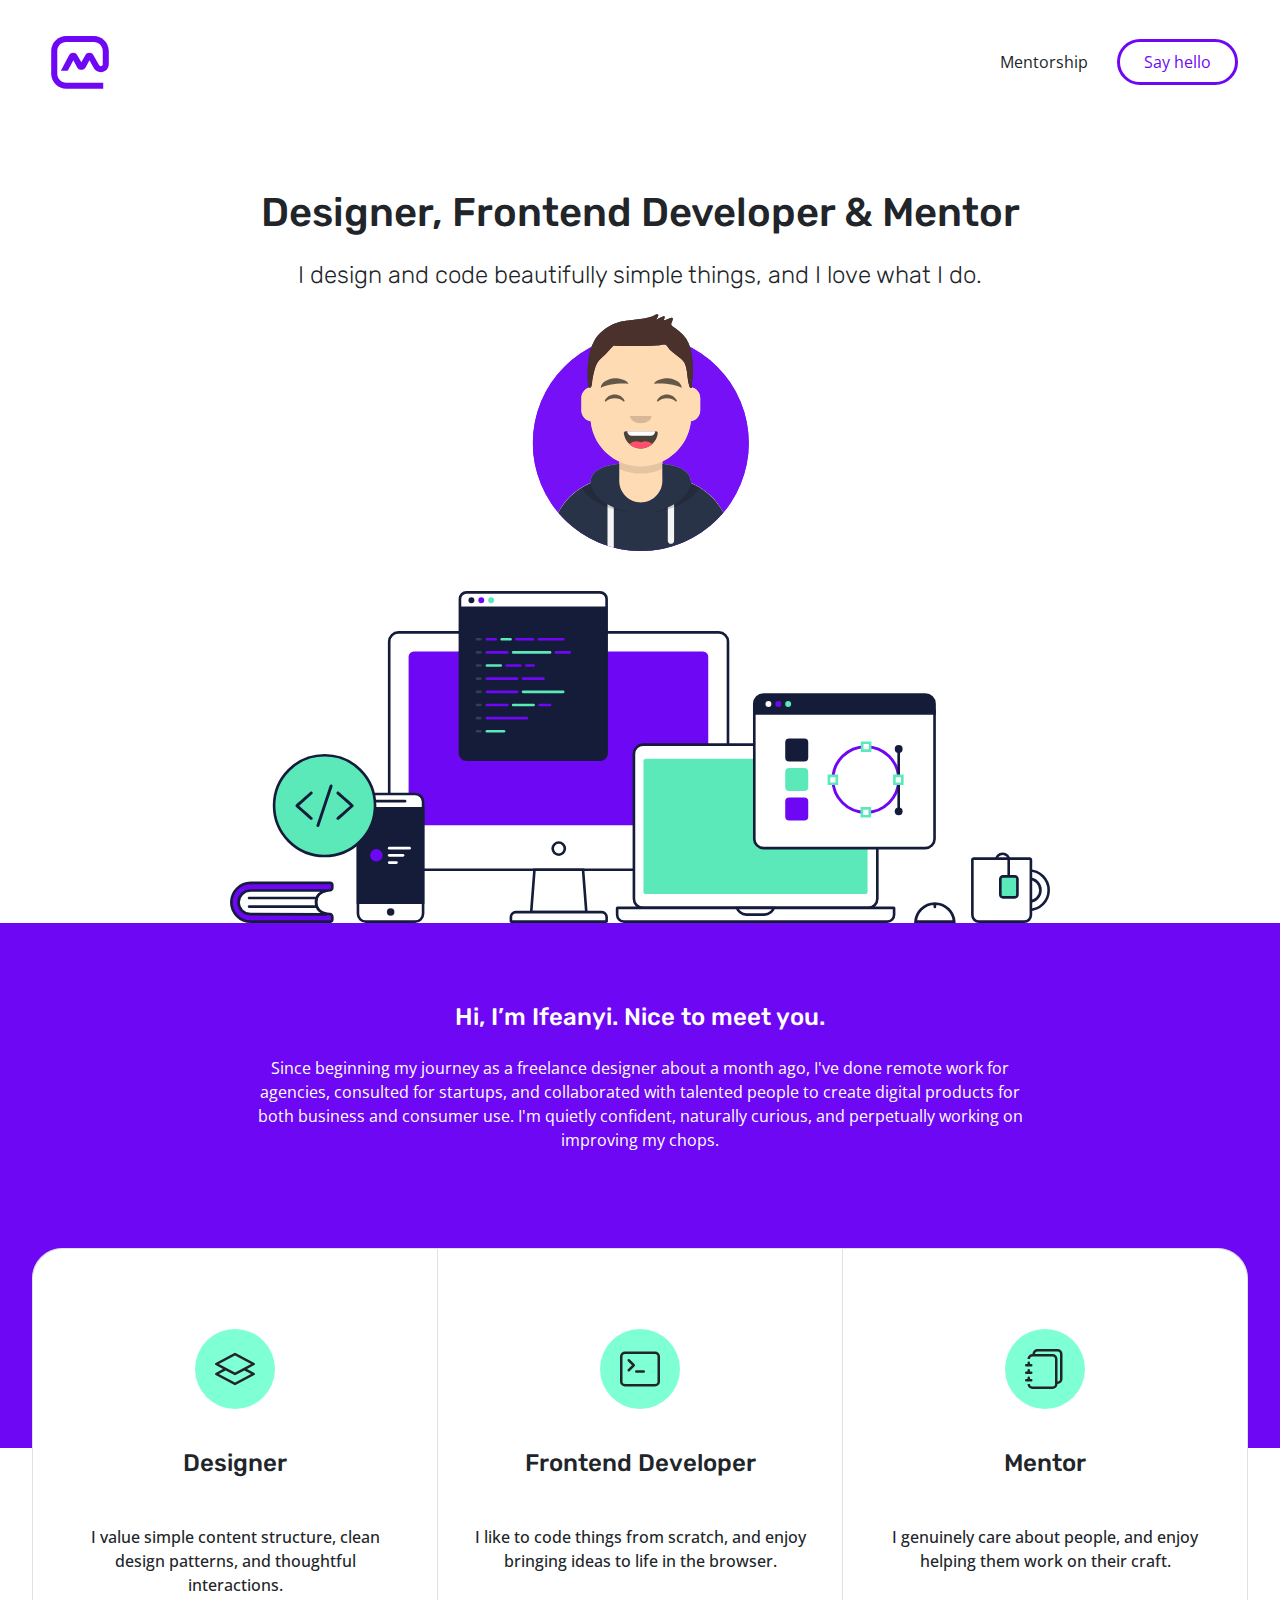
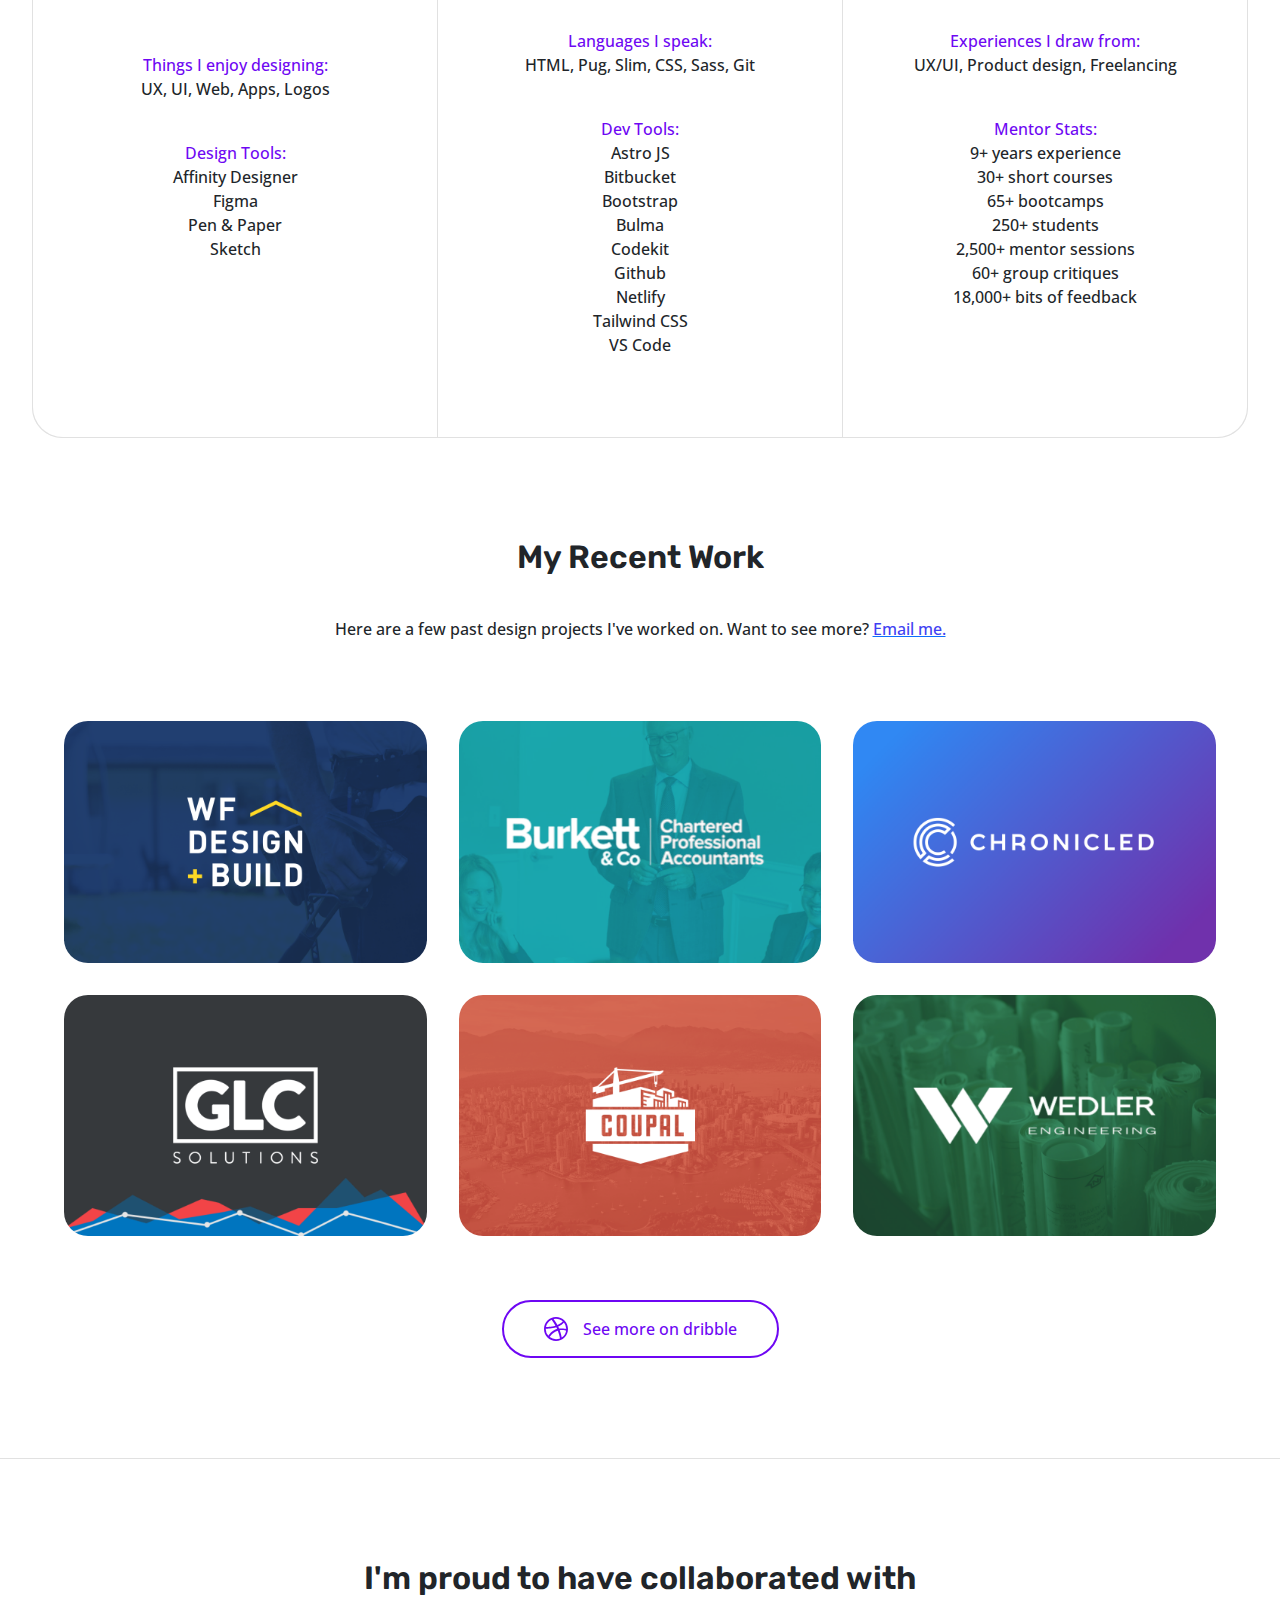
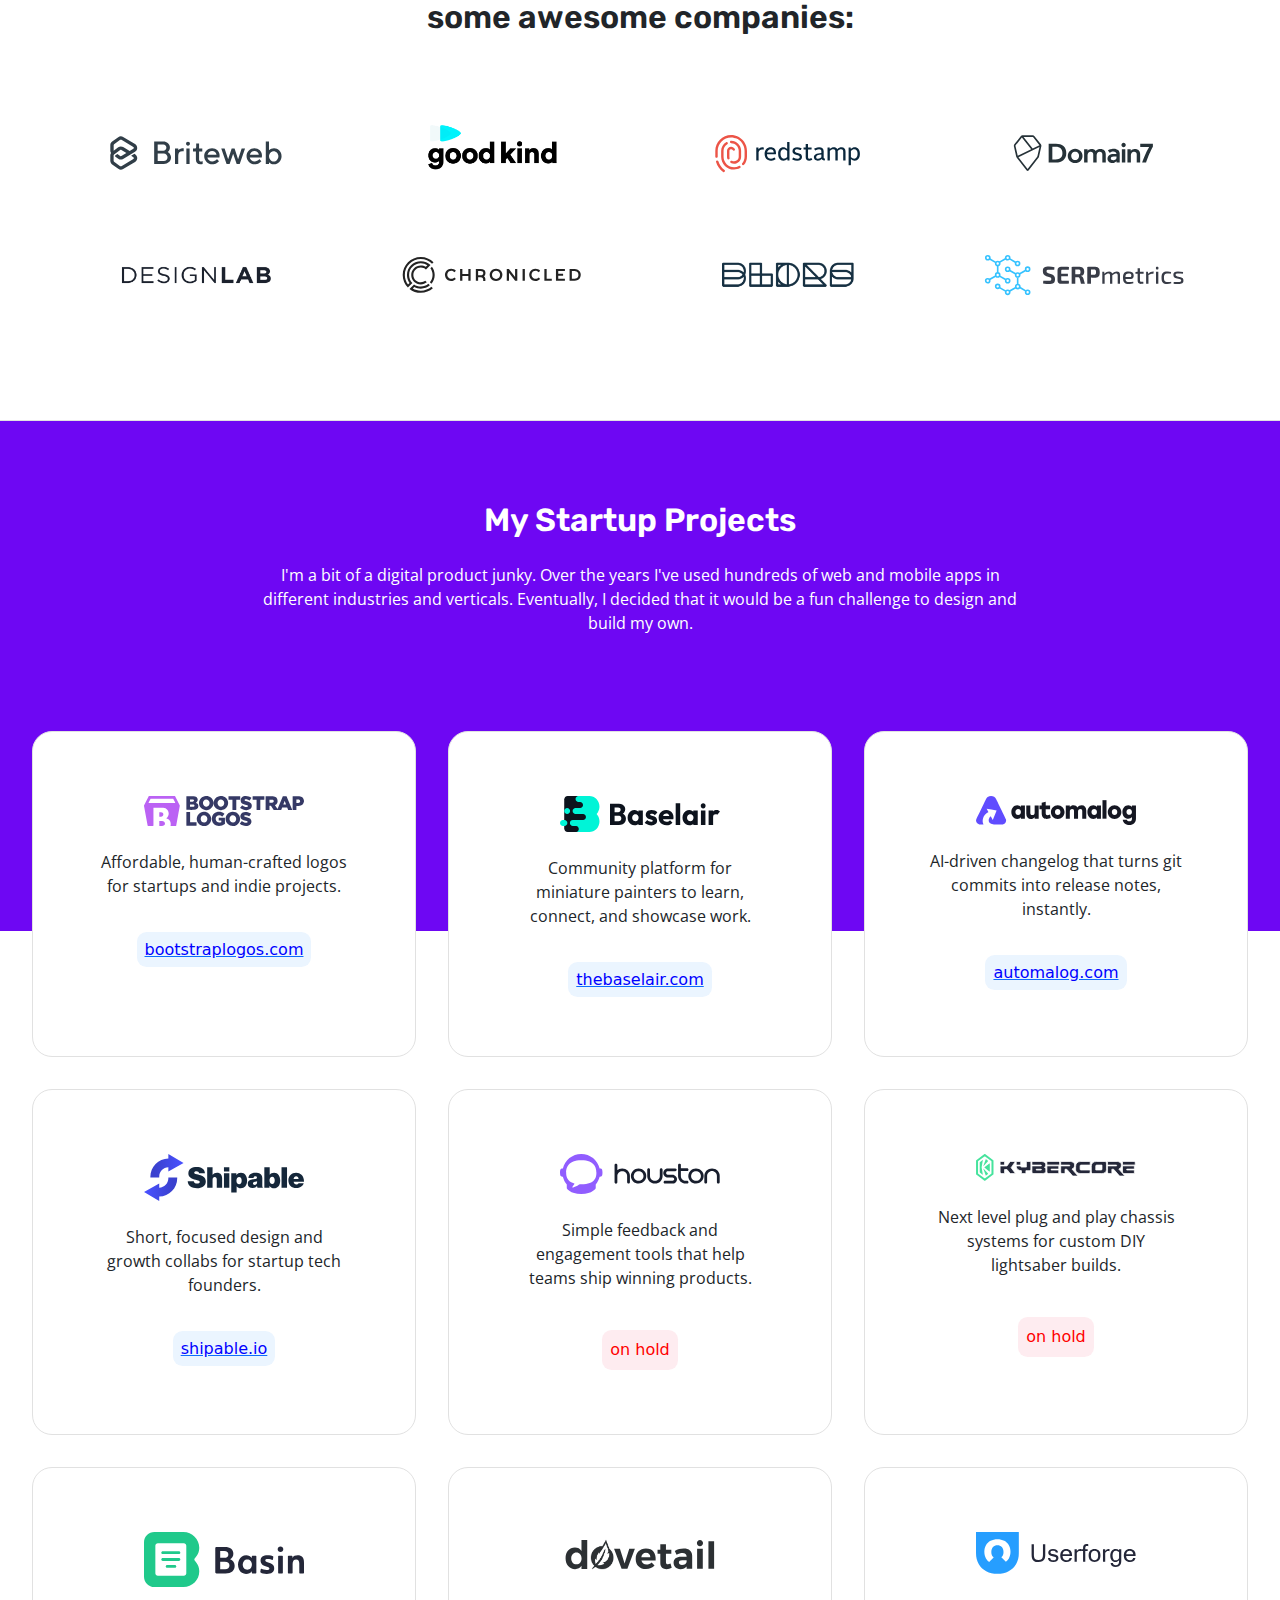
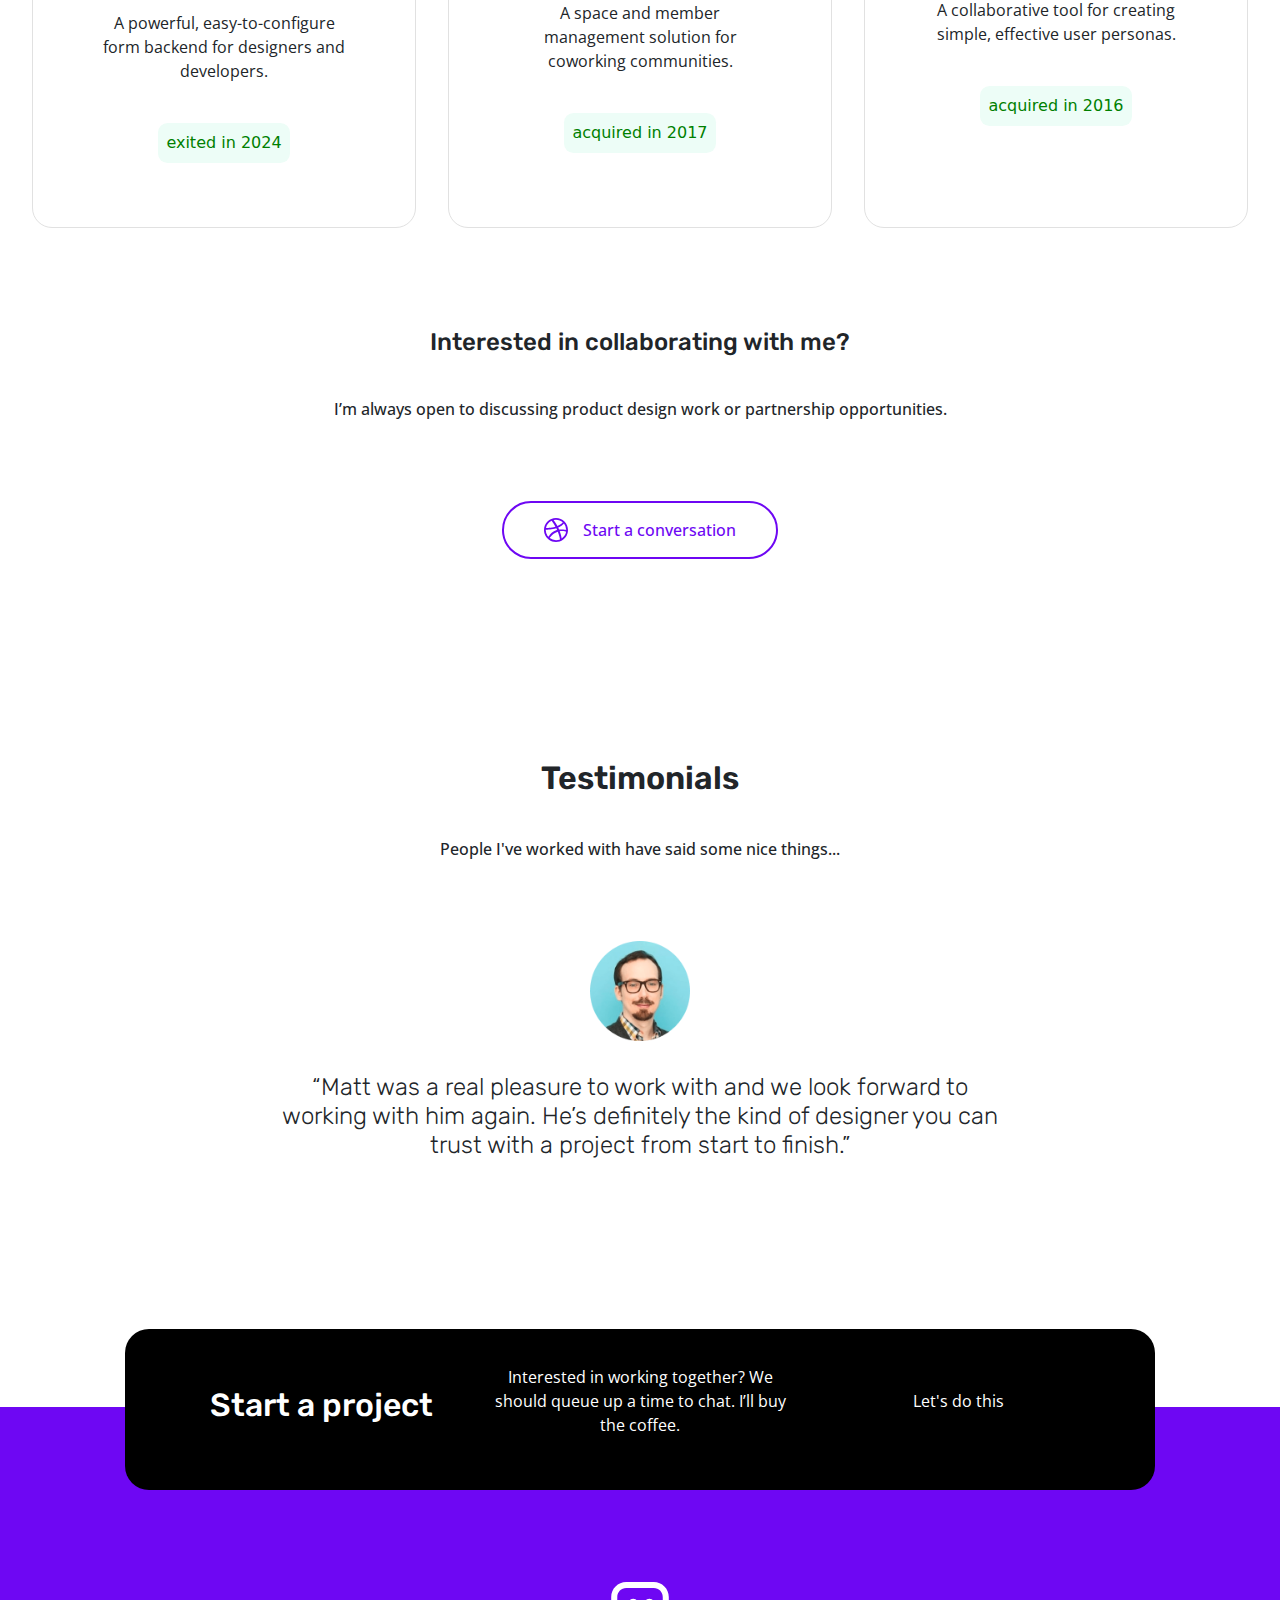
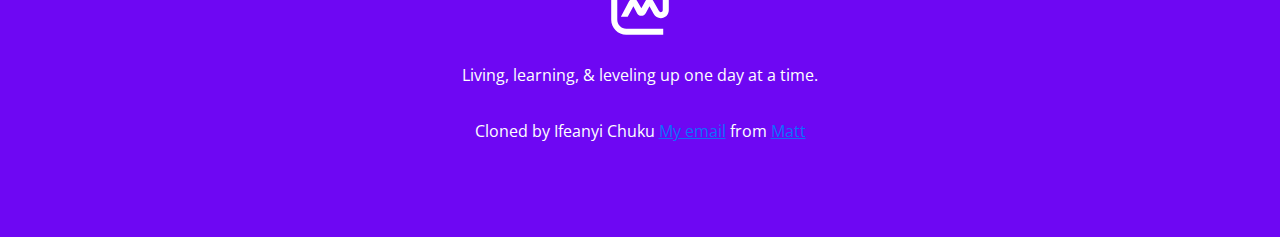
<file: index.html>
<!DOCTYPE html>
<html lang="en">

    <head>
    <meta charset="UTF-8">
    <meta name="viewport" content="width=device-width, initial-scale=1.0">
    <title>Portfolio Project</title>
    <link rel="stylesheet" href="./style.css">
    <link rel="preconnect" href="https://fonts.googleapis.com">
    <link rel="preconnect" href="https://fonts.gstatic.com" crossorigin>
    <link href="https://fonts.googleapis.com/css2?family=Open+Sans:ital,wght@0,300..800;1,300..800&family=Roboto:ital,wght@0,100;0,300;0,400;0,500;0,700;0,900;1,100;1,300;1,400;1,500;1,700;1,900&family=Rubik:ital,wght@0,300..900;1,300..900&display=swap" rel="stylesheet">
    <link href="https://cdn.jsdelivr.net/npm/bootstrap@5.3.3/dist/css/bootstrap.min.css" rel="stylesheet" integrity="sha384-QWTKZyjpPEjISv5WaRU9OFeRpok6YctnYmDr5pNlyT2bRjXh0JMhjY6hW+ALEwIH" crossorigin="anonymous">
    <style>
        * {
            padding: 0;
            margin: 0;
        }

        body {
            height: 100%;
        }

    </style>
    </head>

    <body>
        <div class="intro">
            <div class="header-container">
                <div class="header">
                    <svg viewBox="0 0 640 512" class="logo"><path fill="currentColor" d="M458.566 321.7c-19.552 0-37.558-10.598-46.947-27.745l-28.553-52.116-24.007 44.217c-12.003 23.505-45.69 26.588-57.886 3.179l-25.168-48.263-37.945 69.938-45.495.289 54.4-102.691c11.52-21.771 42.592-22.157 54.789-.77l27.104 47.78 26.33-47.684c11.807-21.386 42.783-21.483 54.591-.097l36.883 66.277c6.679 12.042 24.973 7.322 24.973-6.358l.096-88.144c0-32.753-26.813-59.437-59.725-59.437h-183.82c-32.911 0-59.724 26.684-59.724 59.437v152.782c0 32.756 26.813 59.44 59.725 59.44h246.642V432H228.187C172.915 432 128 387.302 128 332.294v-152.59C128 124.602 172.818 80 228.187 80h183.627C467.181 80 512 124.602 512 179.704v88.82c0 29.38-23.91 53.175-53.434 53.175z"></path></svg>
                    <div class="header-hello">
                        <p>Mentorship</p>
                        <p class="hello">Say hello</p>
                    </div>
                </div>
            </div>

            <div class="description-container">
                <div class="description">
                    <h1>Designer, Frontend Developer & Mentor</h1>
                    <h2>I design and code beautifully simple things, and I love what I do.</h2>
                    <img class="profile.pic" id="pp" src="./assets/mf-avatar.svg">
                    <img src="./assets/computer-devices.svg" style="width: 80%; padding-top: 24px;">
                </div>
            </div>

        </div>

        <div class="c-v">

            <div>
        
                <div class="name">
                    <div class="name-1">
                        <h2>Hi, I’m Ifeanyi. Nice to meet you.</h2>
                        <p>Since beginning my journey as a freelance designer about a month ago, I've done remote work for agencies, consulted for startups, and collaborated with talented people to create digital products for both business and consumer use. I'm quietly confident, naturally curious, and perpetually working on improving my chops.</p>
                    </div>
                </div>

                <div class="c-v-1">
                    <div class="works-background">
                        <div class="purple-top">

                        </div>
                        <div class="white-bottom">

                        </div>
                    </div>

                    <div class="works-container">
                        <div class="works">
                            <div class="works-designer">
                                <div class="icon-works">
                                    <svg xmlns="http://www.w3.org/2000/svg" fill="currentColor" class="bi bi-layers" viewBox="0 0 16 16">
                                        <path d="M8.235 1.559a.5.5 0 0 0-.47 0l-7.5 4a.5.5 0 0 0 0 .882L3.188 8 .264 9.559a.5.5 0 0 0 0 .882l7.5 4a.5.5 0 0 0 .47 0l7.5-4a.5.5 0 0 0 0-.882L12.813 8l2.922-1.559a.5.5 0 0 0 0-.882zm3.515 7.008L14.438 10 8 13.433 1.562 10 4.25 8.567l3.515 1.874a.5.5 0 0 0 .47 0zM8 9.433 1.562 6 8 2.567 14.438 6z"/>
                                      </svg>
                                </div>
                                <h2>Designer</h2>
                                <p>I value simple content structure, clean design patterns, and thoughtful interactions.</p>
                                <ul class="no-bullets"><span style="color: #6E07F3;">Things I enjoy designing:</span>
                                    <li>UX, UI, Web, Apps, Logos</li>
                                </ul>
                                <ul class="no-bullets"><span style="color: #6E07F3;">Design Tools:</span>
                                    <li>Affinity Designer</li>
                                    <li>Figma</li>
                                    <li>Pen & Paper</li>
                                    <li>Sketch</li>
                                </ul>

                            </div>
                            <div class="works-developer">
                                <div class="icon-works">
                                    <svg xmlns="http://www.w3.org/2000/svg" fill="currentColor" class="bi bi-terminal" viewBox="0 0 16 16">
                                        <path d="M6 9a.5.5 0 0 1 .5-.5h3a.5.5 0 0 1 0 1h-3A.5.5 0 0 1 6 9M3.854 4.146a.5.5 0 1 0-.708.708L4.793 6.5 3.146 8.146a.5.5 0 1 0 .708.708l2-2a.5.5 0 0 0 0-.708z"/>
                                        <path d="M2 1a2 2 0 0 0-2 2v10a2 2 0 0 0 2 2h12a2 2 0 0 0 2-2V3a2 2 0 0 0-2-2zm12 1a1 1 0 0 1 1 1v10a1 1 0 0 1-1 1H2a1 1 0 0 1-1-1V3a1 1 0 0 1 1-1z"/>
                                      </svg>
                                </div>
                                <h2>Frontend Developer</h2>
                                <p>I like to code things from scratch, and enjoy bringing ideas to life in the browser.</p>
                                <ul class="no-bullets"><span style="color: #6E07F3;">Languages I speak:</span> 
                                    <li>HTML, Pug, Slim, CSS, Sass, Git</li>
                                </ul>
                                <ul class="no-bullets"><span style="color: #6E07F3;">Dev Tools:</span> 
                                    <li>Astro JS</li>
                                    <li>Bitbucket</li>
                                    <li>Bootstrap</li>
                                    <li>Bulma</li>
                                    <li>Codekit</li>
                                    <li>Github</li>
                                    <li>Netlify</li>
                                    <li>Tailwind CSS</li>
                                    <li>VS Code</li>
                                </ul>
                            </div>
                            <div class="works-mentor">
                                <div class="icon-works">
                                    <svg xmlns="http://www.w3.org/2000/svg" fill="currentColor" class="bi bi-journals" viewBox="0 0 16 16">
                                        <path d="M5 0h8a2 2 0 0 1 2 2v10a2 2 0 0 1-2 2 2 2 0 0 1-2 2H3a2 2 0 0 1-2-2h1a1 1 0 0 0 1 1h8a1 1 0 0 0 1-1V4a1 1 0 0 0-1-1H3a1 1 0 0 0-1 1H1a2 2 0 0 1 2-2h8a2 2 0 0 1 2 2v9a1 1 0 0 0 1-1V2a1 1 0 0 0-1-1H5a1 1 0 0 0-1 1H3a2 2 0 0 1 2-2"/>
                                        <path d="M1 6v-.5a.5.5 0 0 1 1 0V6h.5a.5.5 0 0 1 0 1h-2a.5.5 0 0 1 0-1zm0 3v-.5a.5.5 0 0 1 1 0V9h.5a.5.5 0 0 1 0 1h-2a.5.5 0 0 1 0-1zm0 2.5v.5H.5a.5.5 0 0 0 0 1h2a.5.5 0 0 0 0-1H2v-.5a.5.5 0 0 0-1 0"/>
                                      </svg>
                                </div>
                                <h2>Mentor</h2>
                                <p>I genuinely care about people, and enjoy helping them work on their craft.</p>
                                <ul class="no-bullets"><span style="color: #6E07F3;">Experiences I draw from:</span> 
                                    <li>UX/UI, Product design, Freelancing</li>
                                </ul>
                                <ul class="no-bullets"><span style="color: #6E07F3;">Mentor Stats:</span> 
                                    <li>9+ years experience</li>
                                    <li>30+ short courses</li>
                                    <li>65+ bootcamps</li>
                                    <li>250+ students</li>
                                    <li>2,500+ mentor sessions</li>
                                    <li>60+ group critiques</li>
                                    <li>18,000+ bits of feedback</li>
                                </ul>
                            </div>
                        </div>
                    </div>
                </div>

            </div>

        </div>

        <div class="collarboration-container">
            <div class="collarboration-intro full">
                <h2 id="h2-head">My Recent Work</h2>
                <p>Here are a few past design projects I've worked on. Want to see more? <a href="mailto:ichuku235@gmail.com"><span style="color: rgb(64, 64, 242);">Email me.</span></a></p>
            </div>

            <div class="collarboration full">
                <img src="./assets/wfdesignbuild.png" alt="wf-design-logo">
                <img src="./assets/burkettandco.png" alt="burkett and co logo">
                <img src="./assets/chronicled.png" alt="chronicled logo">
                <img src="./assets/glcsolutions.png" alt="Glc solutions logo">
                <img src="./assets/coupal.png" alt="coupal logo">
                <img src="./assets/wedlerengineering.png" alt="wedlerengineering logo">
            </div>

            <div class="collarboration-button full">
                <svg xmlns="http://www.w3.org/2000/svg" width="1.5rem" style="margin-right: 15px;" fill="currentColor" class="bi bi-dribbble" viewBox="0 0 16 16">
                    <path fill-rule="evenodd" d="M8 0C3.584 0 0 3.584 0 8s3.584 8 8 8c4.408 0 8-3.584 8-8s-3.592-8-8-8m5.284 3.688a6.8 6.8 0 0 1 1.545 4.251c-.226-.043-2.482-.503-4.755-.217-.052-.112-.096-.234-.148-.355-.139-.33-.295-.668-.451-.99 2.516-1.023 3.662-2.498 3.81-2.69zM8 1.18c1.735 0 3.323.65 4.53 1.718-.122.174-1.155 1.553-3.584 2.464-1.12-2.056-2.36-3.74-2.551-4A7 7 0 0 1 8 1.18m-2.907.642A43 43 0 0 1 7.627 5.77c-3.193.85-6.013.833-6.317.833a6.87 6.87 0 0 1 3.783-4.78zM1.163 8.01V7.8c.295.01 3.61.053 7.02-.971.199.381.381.772.555 1.162l-.27.078c-3.522 1.137-5.396 4.243-5.553 4.504a6.82 6.82 0 0 1-1.752-4.564zM8 14.837a6.8 6.8 0 0 1-4.19-1.44c.12-.252 1.509-2.924 5.361-4.269.018-.009.026-.009.044-.017a28.3 28.3 0 0 1 1.457 5.18A6.7 6.7 0 0 1 8 14.837m3.81-1.171c-.07-.417-.435-2.412-1.328-4.868 2.143-.338 4.017.217 4.251.295a6.77 6.77 0 0 1-2.924 4.573z"/>
                  </svg>
                <p>See more on dribble</p>
            </div>

        </div>

        <div class="projects-cv-container" style="border-top: 1px rgb(225, 225, 225) solid;">
            <div class="projects-cv-intro full">
                <h2 id="h2-head">I'm proud to have collaborated with<br/> some awesome companies:</h2>
            </div>

            <div class="projects-cv full">
                <img src="./assets/briteweb.svg" alt=" briteweb logo">
                <img src="./assets/goodkind.svg" alt="good kind logo">
                <img src="./assets/redstamp.svg" alt="redstamp logo">
                <img src="./assets/domain7.svg" alt="domain7 logo">
                <img src="./assets/designlab.png" alt="designlab log">
                <img src="./assets/chronicled.svg" alt="chronicled logo">
                <img src="./assets/bldrs.png" alt="bldrs logo">
                <img src="./assets/serpmetrics.svg" alt="serpmetrics logo">
            </div>

        </div>

        <div class="startup-0" style="border-top: 1px rgb(225, 225, 225) solid;">
            <div>
        
                <div class="name">
                    <div class="name-1">
                        <h2 id="h2-head">My Startup Projects</h2>
                        <p>I'm a bit of a digital product junky. Over the years I've used hundreds of web and mobile apps in different industries and verticals. Eventually, I decided that it would be a fun challenge to design and build my own.</p>
                    </div>
                </div>

                <div class="startup-1">
                    <div class="startup-background">
                        <div class="purple-top">

                        </div>
                        <div class="white-bottom">

                        </div>
                    </div>

                    <div class="startup-container">
                        <div class="startup">
                            <div class="startup-bootstrap" >
                                <img src="./assets/bootstraplogos.svg" alt="bootstrap logo">
                                <p>Affordable, human-crafted logos for startups and indie projects.</p>
                                <a href="https://bootstraplogos.com"><span class="span-blue">bootstraplogos.com</span> </a>

                            </div>
                            <div class="startup-baselair">
                                <img src="./assets/baselair.svg" alt="baselair logo">
                                <p>Community platform for miniature painters to learn, connect, and showcase work.</p>
                                <a href="https://thebaselair.com"><span class="span-blue">thebaselair.com</span> </a>
                            </div>
                            
                            <div class="startup-automalog" >
                                <img src="./assets/automalog.svg" alt="automalog logo">
                                <p>AI-driven changelog that turns git commits into release notes, instantly.</p>
                                <a href="https://automalog.com/"><span class="span-blue">automalog.com</span> </a>

                            </div>

                            <div class="startup-shippable" >
                                <img src="./assets/shipable.svg" alt="shipable logo">
                                <p>Short, focused design and growth collabs for startup tech founders.</p>
                                <a href="https://shipable.io/"><span class="span-blue">shipable.io</span> </a>

                            </div>

                            <div class="startup-houston" >
                                <img src="./assets/houston.svg" alt="houston logo">
                                <p>Simple feedback and engagement tools that help teams ship winning products.</p>
                                <span class="span-red">on hold</span>

                            </div>

                            <div class="startup-kybercore" >
                                <img src="./assets/kybercore.svg" alt="kybercore logo">
                                <p>Next level plug and play chassis systems for custom DIY lightsaber builds.</p>
                                <span class="span-red">on hold</span>

                            </div>

                            <div class="startup-basin" >
                                <img src="./assets/basin.svg" alt="basin logo">
                                <p>A powerful, easy-to-configure form backend for designers and developers.</p>
                                <span class="span-green">exited in 2024</span>

                            </div>

                            <div class="startup-dovetail" >
                                <img src="./assets/dovetail.svg" alt="dovetail logo">
                                <p>A space and member management solution for coworking communities.</p>
                                <span class="span-green">acquired in 2017</span>

                            </div>

                            <div class="startup-userforge" >
                                <img src="./assets/userforge.svg" alt="userforge logos">
                                <p>A collaborative tool for creating simple, effective user personas.</p>
                                <span class="span-green">acquired in 2016</span>

                            </div>
                        </div>
                    </div>
                </div>
                
                <div class="collarboration-container">
                    <div class="collarboration-intro full">
                        <h2>Interested in collaborating with me?</h2>
                        <p>I’m always open to discussing product design work or partnership opportunities.</p>
                    </div>
        
                    <div class="collarboration-button full">
                        <svg xmlns="http://www.w3.org/2000/svg" width="1.5rem" style="margin-right: 15px;" fill="currentColor" class="bi bi-dribbble" viewBox="0 0 16 16">
                            <path fill-rule="evenodd" d="M8 0C3.584 0 0 3.584 0 8s3.584 8 8 8c4.408 0 8-3.584 8-8s-3.592-8-8-8m5.284 3.688a6.8 6.8 0 0 1 1.545 4.251c-.226-.043-2.482-.503-4.755-.217-.052-.112-.096-.234-.148-.355-.139-.33-.295-.668-.451-.99 2.516-1.023 3.662-2.498 3.81-2.69zM8 1.18c1.735 0 3.323.65 4.53 1.718-.122.174-1.155 1.553-3.584 2.464-1.12-2.056-2.36-3.74-2.551-4A7 7 0 0 1 8 1.18m-2.907.642A43 43 0 0 1 7.627 5.77c-3.193.85-6.013.833-6.317.833a6.87 6.87 0 0 1 3.783-4.78zM1.163 8.01V7.8c.295.01 3.61.053 7.02-.971.199.381.381.772.555 1.162l-.27.078c-3.522 1.137-5.396 4.243-5.553 4.504a6.82 6.82 0 0 1-1.752-4.564zM8 14.837a6.8 6.8 0 0 1-4.19-1.44c.12-.252 1.509-2.924 5.361-4.269.018-.009.026-.009.044-.017a28.3 28.3 0 0 1 1.457 5.18A6.7 6.7 0 0 1 8 14.837m3.81-1.171c-.07-.417-.435-2.412-1.328-4.868 2.143-.338 4.017.217 4.251.295a6.77 6.77 0 0 1-2.924 4.573z"/>
                          </svg>
                        <p>Start a conversation</p>
                    </div>
        
                </div>
            </div>
        </div>

        <div>
            <div class="collarboration-container">
                <div class="collarboration-intro full">
                    <h2 id="h2-head">Testimonials</h2>
                    <p >People I've worked with have said some nice things...</p>
                </div>
                <img src="./assets/pascal.png" alt="pascal" style="width: 100px;">
                <h2 id="abt-matt" style="font-weight: lighter;">“Matt was a real pleasure to work with and we look forward to<br/> working with him again. He’s definitely the kind of designer you can<br/> trust with a project from start to finish.”</h2>
            </div>
        </div>

        <div class="footer-origin">

        
                <div class="footer-host">
                    <div class="footer-background">
                        <div class="footer-top">

                        </div>
                        <div class="footer-bottom">

                        </div>
                    </div>

                    <div class="footer-container">
                        <div class="footer">
                            <div class="footer-2">
                                <h2>Start a project</h2>
                                <p>Interested in working together? We should queue up a time to chat. I’ll buy the coffee.</p>
                                <p>Let's do this</p>
                            </div>
                                
                            <div class="footer-3">
                                <svg viewBox="0 0 640 512" style="width: 6rem; color: white"><path fill="currentColor" d="M458.566 321.7c-19.552 0-37.558-10.598-46.947-27.745l-28.553-52.116-24.007 44.217c-12.003 23.505-45.69 26.588-57.886 3.179l-25.168-48.263-37.945 69.938-45.495.289 54.4-102.691c11.52-21.771 42.592-22.157 54.789-.77l27.104 47.78 26.33-47.684c11.807-21.386 42.783-21.483 54.591-.097l36.883 66.277c6.679 12.042 24.973 7.322 24.973-6.358l.096-88.144c0-32.753-26.813-59.437-59.725-59.437h-183.82c-32.911 0-59.724 26.684-59.724 59.437v152.782c0 32.756 26.813 59.44 59.725 59.44h246.642V432H228.187C172.915 432 128 387.302 128 332.294v-152.59C128 124.602 172.818 80 228.187 80h183.627C467.181 80 512 124.602 512 179.704v88.82c0 29.38-23.91 53.175-53.434 53.175z"></path></svg>
                                <p>Living, learning, & leveling up one day at a time.</p>
                                <p>Cloned by Ifeanyi Chuku <a href="mailto:ichuku235@gmail.com">My email</a> from <a href="https://mattfarley.ca/">Matt</a></p>
                            </div>
                        </div>
                    </div>
                </div>

                

        </div>
            
      
    </body>
</html>
</file>
<file: style.css>
p, li, ul, ol {
    font-family: "Open Sans", sans-serif;
}

h2, h1 {
    font-family: "Rubik", sans-serif;
}

.no-bullets {
    list-style-type: none;
    padding: 0;
    margin: 0;
}
.intro {
    display: flex;
    flex-direction: column;
    gap: 4rem;
    justify-content: space-between;
    
}
.header-container, .description-container, .works-container, .startup-container{
    display: inline-flex;
    width: 100%;
    justify-content: center;
    text-align: center;
}

.header {
    display: flex; 
    justify-content: space-between;
    padding: 1.5rem 0px;
    width: 95%;
}

.header-hello {
    display: grid; 
    align-items: center;
    grid-template: auto / auto auto; 
    padding: 0px 10px;
    p {
        font-size: 1rem
    }

    * {
        margin: 0;
    }
}

.hello{
    border: 0.2rem #6E07F3 solid ;
    padding: 0.5rem 1.5rem;
    border-radius: 9999px;
    margin-left: 1.8rem; 
    justify-content: center;
    align-items: center;
    color: #6E07F3;
}

.logo {
    width: 6rem; 
    color: #6E07F3
}

.profile-pic {
    width: 15rem; 
    padding: 10px;
}


.description {
    width: 80%;
    display: flex;
    flex-direction: column;
    gap: 1rem;
    align-items: center;
    h1 {
        font-size: 2.5rem;
        text-align: center;
    }

    h2 {
        font-size: 1.5rem;
        font-weight: lighter;
        text-align: center;
    }
}

.name {
    padding: 5rem 0px;
    display: flex;
    height: fit-content;
    background-color: #6E07F3;
    justify-content: center;
    width: 100%;
    align-items: center;
}


.name-1 {
    width: 60%;
    text-align: center;
    h2 {
        font-size: 1.5rem;
        color: white;
        margin-bottom: 24px;
    }
    
    p {
        font-size: 1rem;
        color: white;
    }
}

.c-v-1, .startup-1 {
    display: grid;
    grid-template: auto / 1fr;
    grid-auto-rows: auto;

}

.works-background, .works-container, .startup-background, .startup-container{
    grid-area: 1 / 1 / 1 / 1;
}
.purple-top {
    background-color: #6E07F3;
    height: 200px;
}

.white-bottom {
    background-color: white;
    height: calc(100% - 200px);
}

.works {
    display: grid;
    grid-template: auto / 1fr 1fr 1fr;
    width: 95%;
    gap: 1px;
    background-color: rgb(225, 225, 225);
    text-align: center;
    border: 1px rgb(225, 225, 225) solid;
    border-radius: 30px;
}

.works-designer {
    border-radius: 30px 0px 0px 30px;
}

.works-mentor {
    border-radius: 0px 30px 30px 0px;
}

.works p, .works li, .works ul {
    font-size: 1rem;
    font-weight: 500;
}

.works h1 {
    font-weight: bolder;
}

.works h2 {
    font-size: 1.5rem;
}
.works>div {
    display: flex;
    flex-direction: column;
    gap: 40px;
    align-items: center;
    background-color: white;
    padding: 80px 35px;
}

.icon-works {
    padding:20px; 
    background-color: aquamarine; 
    width: 5rem; 
    border-radius: 50%;   
}

.collarboration-container, .projects-cv-container {
    padding: 100px 2rem;
    display: flex;
    flex-direction: column;
    align-items: center;
    text-align: center;
    justify-content: center;
    gap: 2rem;
    ;
    h2 {
        font-size: 1.5rem;
        padding-bottom: 2rem;
    }

    p {
        font-size: 1rem;
        font-weight: 500;
        padding-bottom: 2rem;
    }
}

.collarboration {
    margin: 0% 2rem;
    display: grid;
    grid-template: repeat(3, auto) / repeat(3, 1fr);
    gap: 2rem;
    img {
        width: 100%;
        border-radius: 1.5rem;
    }
}

.collarboration-button {
    display: inline-flex;
    border: 2px #6E07F3 solid ;
    padding: 15px 40px;
    border-radius: 9999px;
    justify-content: center;
    align-items: center;
    color: #6E07F3;
    p {
        font-size: 1rem;
        font-weight: 500;
        padding-bottom: 0;
        margin: 0px;
    }

}

#h2-head {
    font-size: 2rem;
    font-weight: 600;
}
.projects-cv {
    margin: 0% 2rem;
    display: grid;
    grid-template: repeat(1, auto) / repeat(4, 1fr);
    grid-auto-rows: auto;
    gap: 2rem;
    img {
        width: 100%;
        border-radius: 20px;
    }

}

.startup {
    width: 95%;
    display: grid;
    grid-template: auto / 1fr 1fr 1fr;
    gap: 2rem;
    grid-auto-rows: auto;
    img {
        width: 10rem;
    }

    div {
        display: flex;
        flex-direction: column;
        gap: 1.5rem;
        align-items: center;
        background-color: white;
        border: 1px rgb(225, 225, 225) solid;
        border-radius: 20px;
        padding: 4rem;
        
    }
}

.span-blue {
    background-color: #ebf5ff;
    color: blue;
    padding: 0.5rem;
    border-radius: 0.6rem;
}

.span-red {
    background-color: #feecf0;
    color: red;
    padding: 0.5rem;
    border-radius: 0.6rem;
}

.span-green {
    background-color: #edfdf7;
    color: green;
    padding: 0.5rem;
    border-radius: 0.6rem;
}
.footer-host {
    display: grid;
    grid-template: auto / 1fr;
}

.footer-background {
    grid-area: 1 / 1 / 1 / 1;
}
.footer-top {
    height: 20%;
    background-color: white;
}

.footer-bottom {
    height: 80%;
    background-color: #6E07F3;
}

.footer-container {
    display: flex;
    grid-area: 1 / 1 / 1 / 1;
    justify-content: center;
    align-items: center;
}

.footer {
    padding: 1.8rem;
    width: 85%;
    color: white;
}

.footer-2 {
    background-color: black;
    padding: 2.3rem;
    border-radius: 1.5rem;
    display: grid;
    grid-template: auto / 1fr 1fr 1fr ;
    text-align: center;
    align-items: center;
}

.footer-3 {
    margin: 5rem 0px 3.1rem 0px;
    display: grid;
    grid-template: auto / 1fr;
    grid-auto-rows: auto;
    gap: 1rem;
    text-align: center;
    place-items: center;
}

@media (max-width: 970px) {
    .works {
        grid-template: auto / 1fr;
        grid-auto-rows: auto;
    }

    .works-designer {
        border-radius: 1.8rem 1.8rem 0px 0px;
    }

    .works-mentor {
        border-radius: 0px 0px 1.8rem 1.8rem;
        img {
            width: 8rem;
        }
    }

    .collarboration {
        grid-template: auto / 1fr 1fr ;
        grid-auto-rows: auto;
        margin-bottom: 2rem;
    }

    .startup {
        grid-template: auto / 1fr 1fr ;
    }

}

@media (max-width: 640px) {
    .startup {
        grid-template: auto / 1fr ;
    }

    .projects-cv {
        grid-template: repeat(1, auto) / repeat(2, 1fr);
        place-items: center;
    }

    .description {
        h1 {
            font-size: 2rem;
        }

        h2 {
            padding: 0px 2rem;
            font-size: 1.3rem;
        }
    }

    .footer-2 {

        grid-template: auto / 1fr;
        gap: 1rem;
        h2 {
            font-size: 1.5rem;
        }

        p {
            font-size: 0.8rem;
        }
    }

    .footer {
        width: 90%;
        padding: 0.5rem;
    }

    .footer-3 {
        p {
            font-size: 0.8rem;
        }
    }

    .collarboration-container {
        padding: 60px 2rem;
        h2 {
            font-size: 1.2rem;
        }
    }
}

@media (max-width: 450px) {
    .collarboration {
        grid-template: auto / 1fr ;
        grid-auto-rows: auto;
        margin-bottom: 2rem;
    }

    .projects-cv {
        margin: 0% 0rem;
        gap: 0.5rem;
    }
}

@media (max-width: 370px) {

    #pp {
        width: 10rem;
    }


    .hello{
        padding: 0.1rem 1rem;
        border-radius: 9999px;
        margin-left: 1rem; 
    }

    .header {
        padding: 1rem 0px;
        p {
            font-size: 0.8rem;
        }
    }

    .description {
        h1 {
            font-size: 2rem;
        }
    }

    .startup {
        div {
            padding: 2rem;
        }

    }

    .logo {
        width: 4.5rem;
    }

    .profile.pic {
        width: 2rem; 
        padding: 10px;
    }

  
}
</file>
